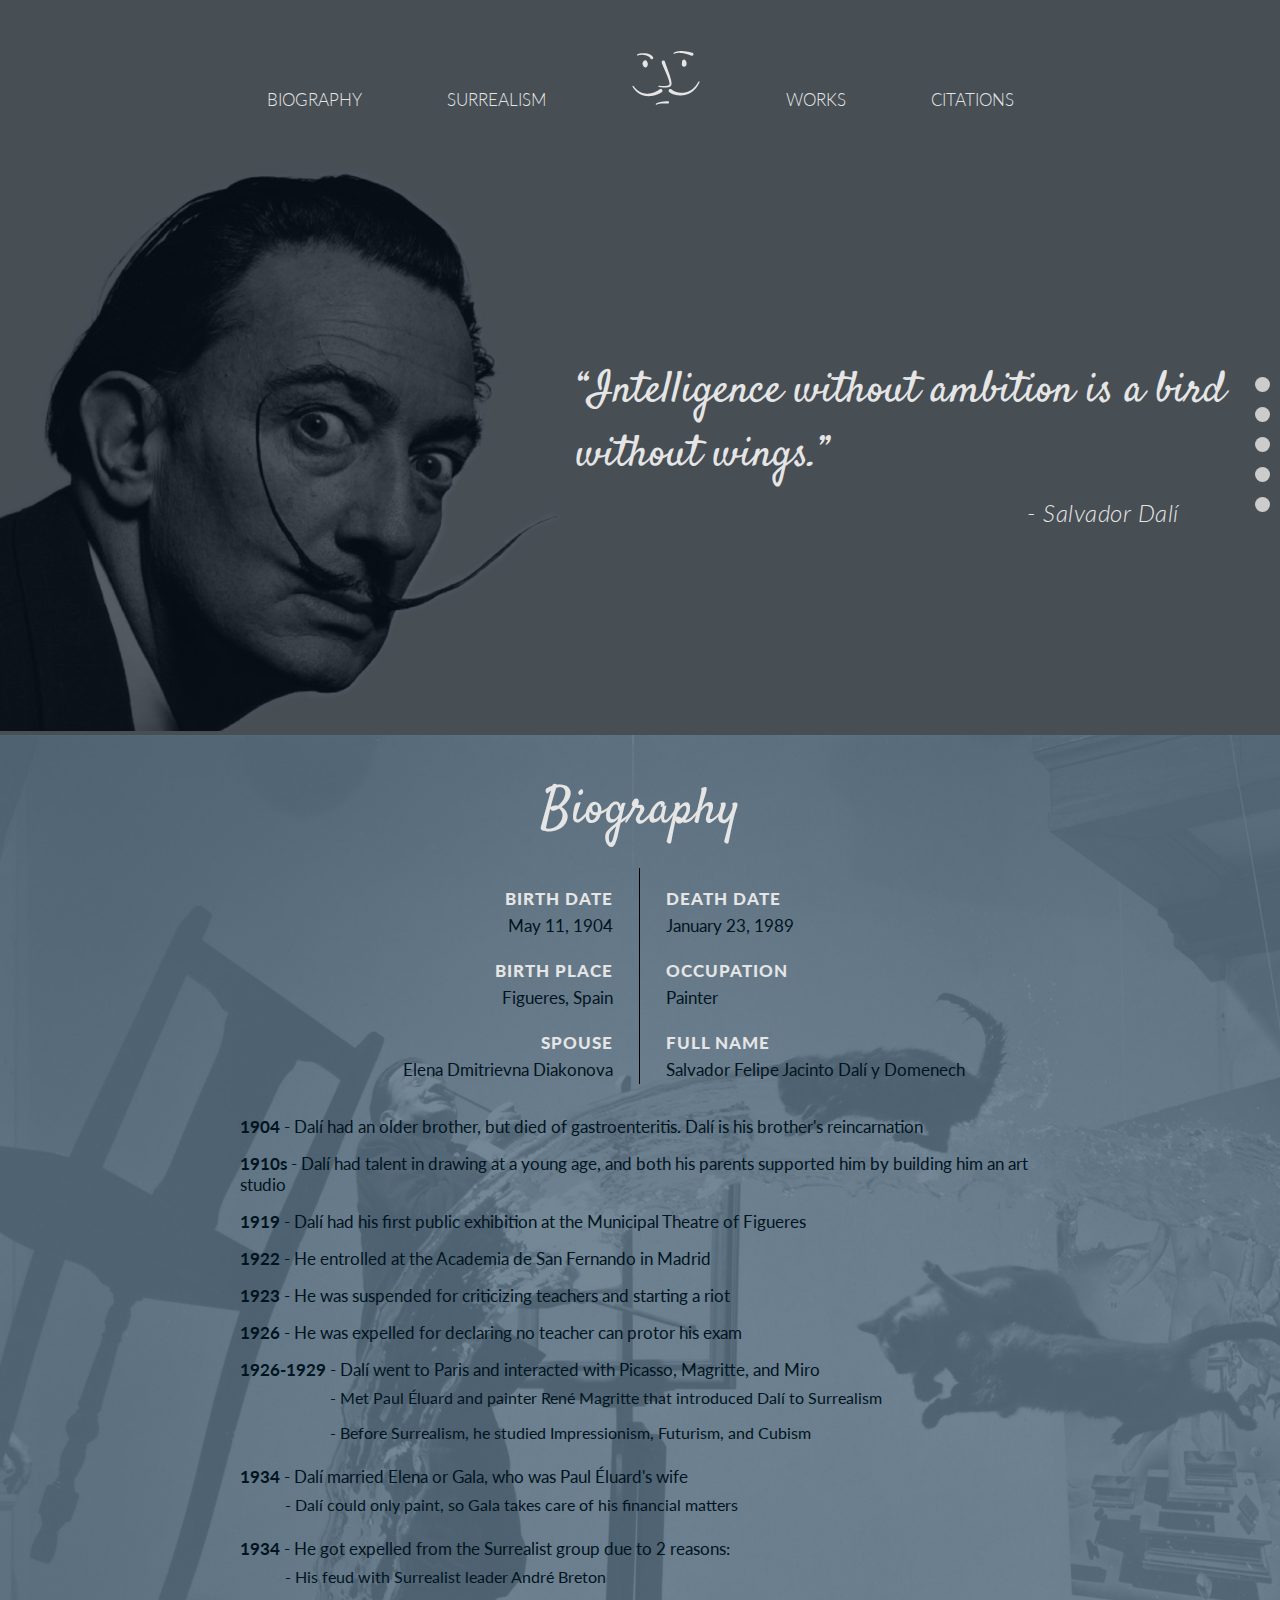
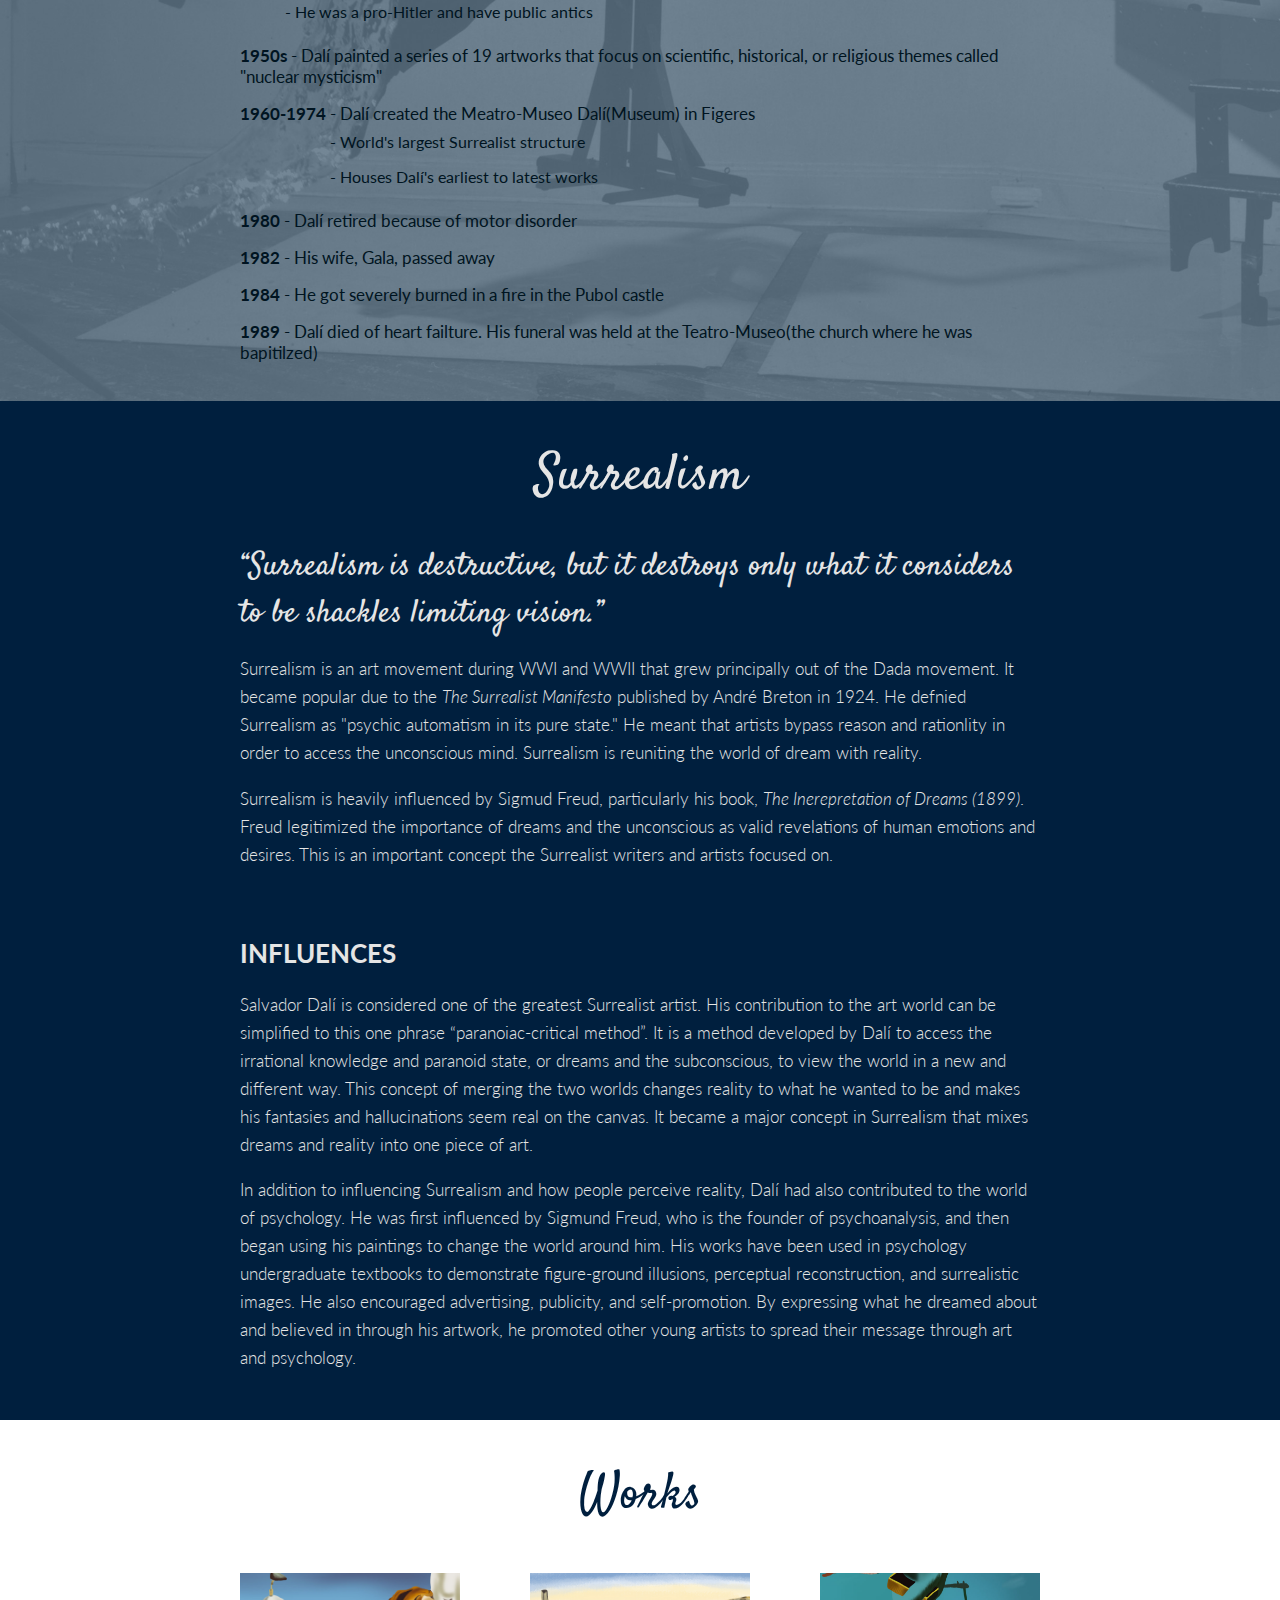
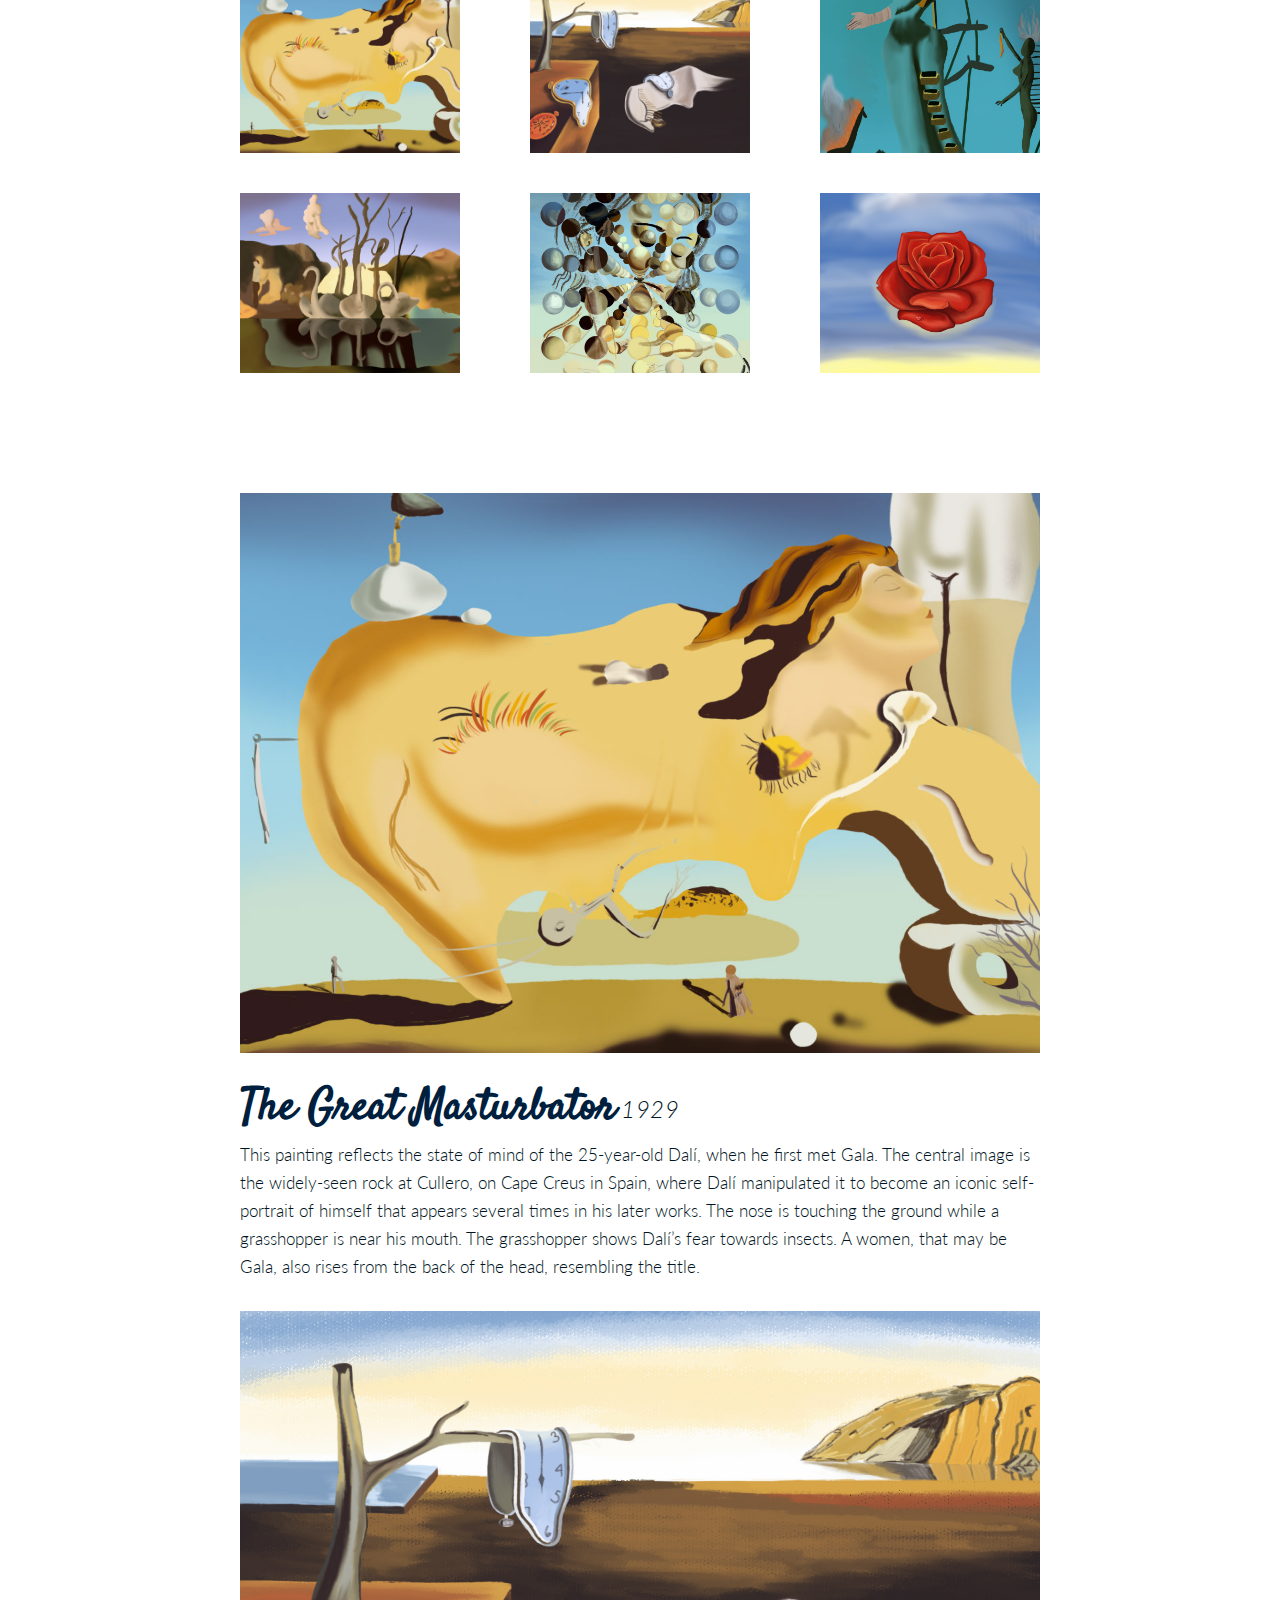
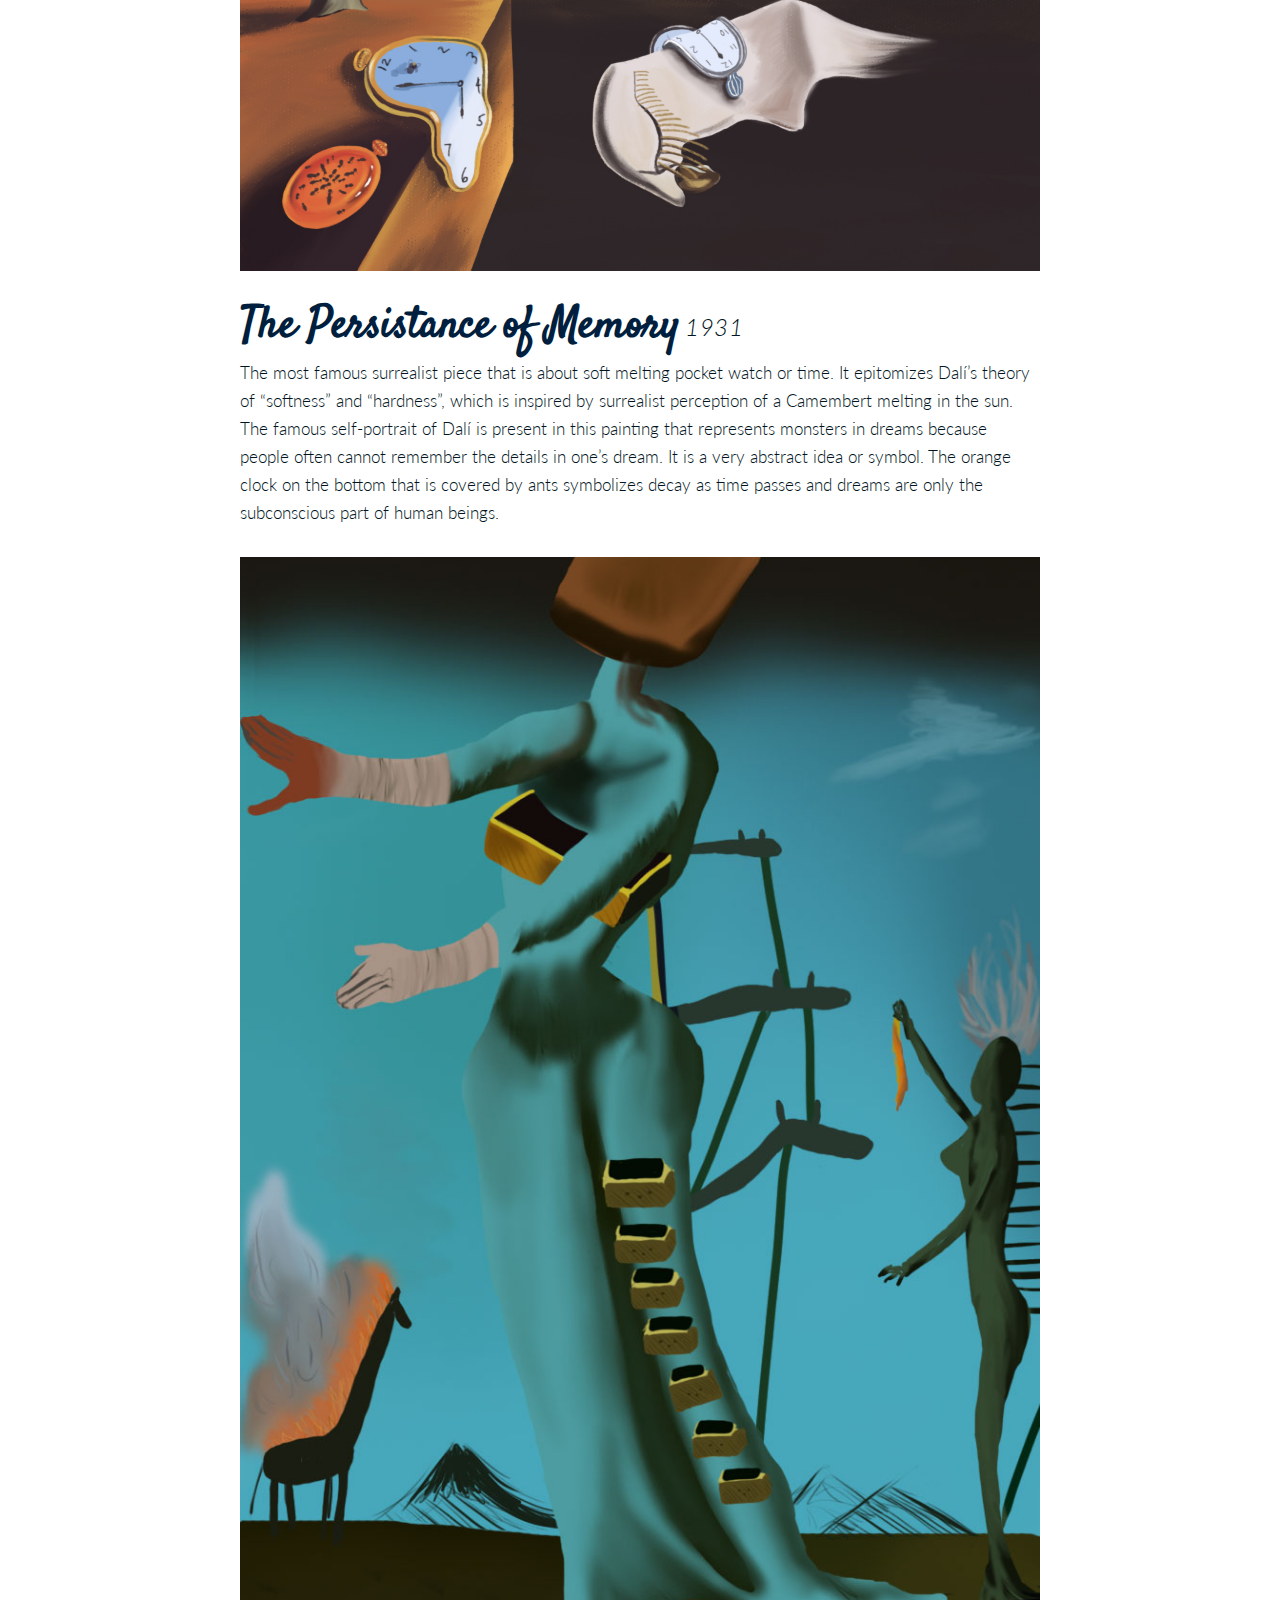
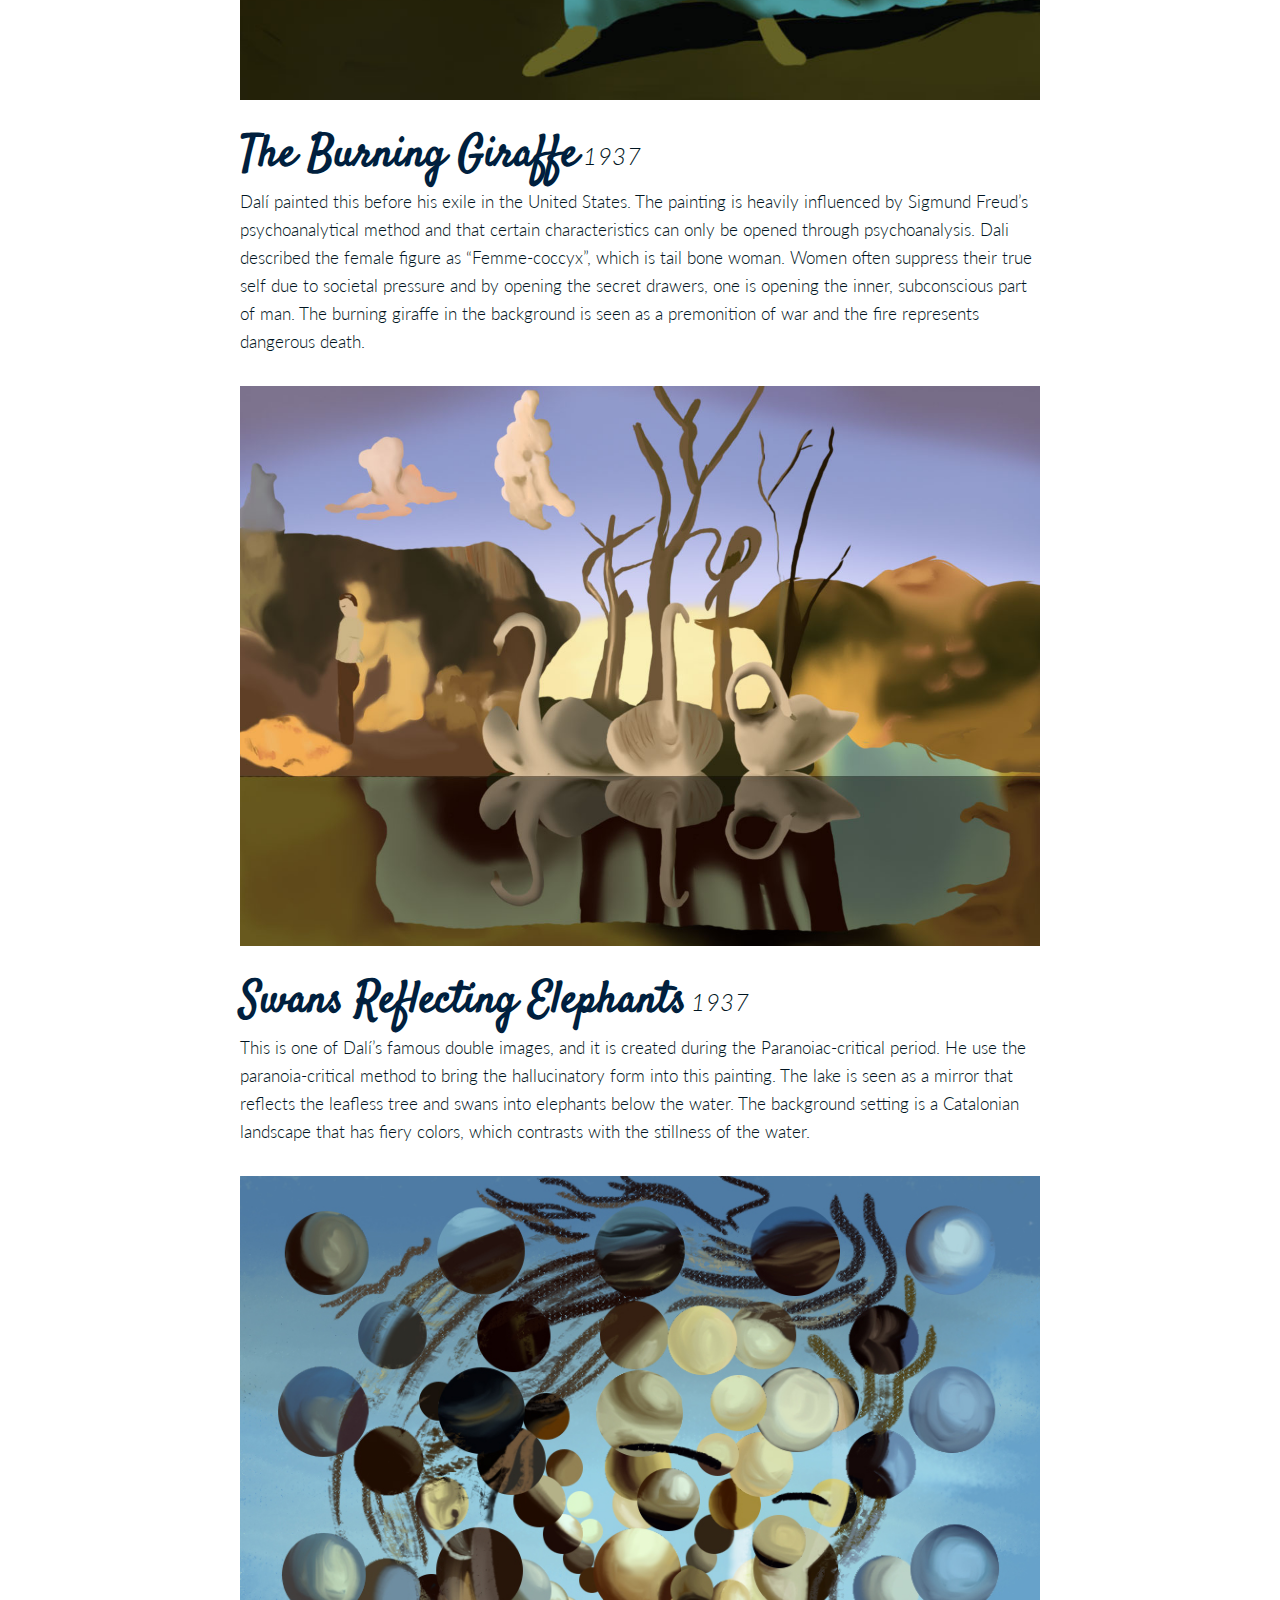
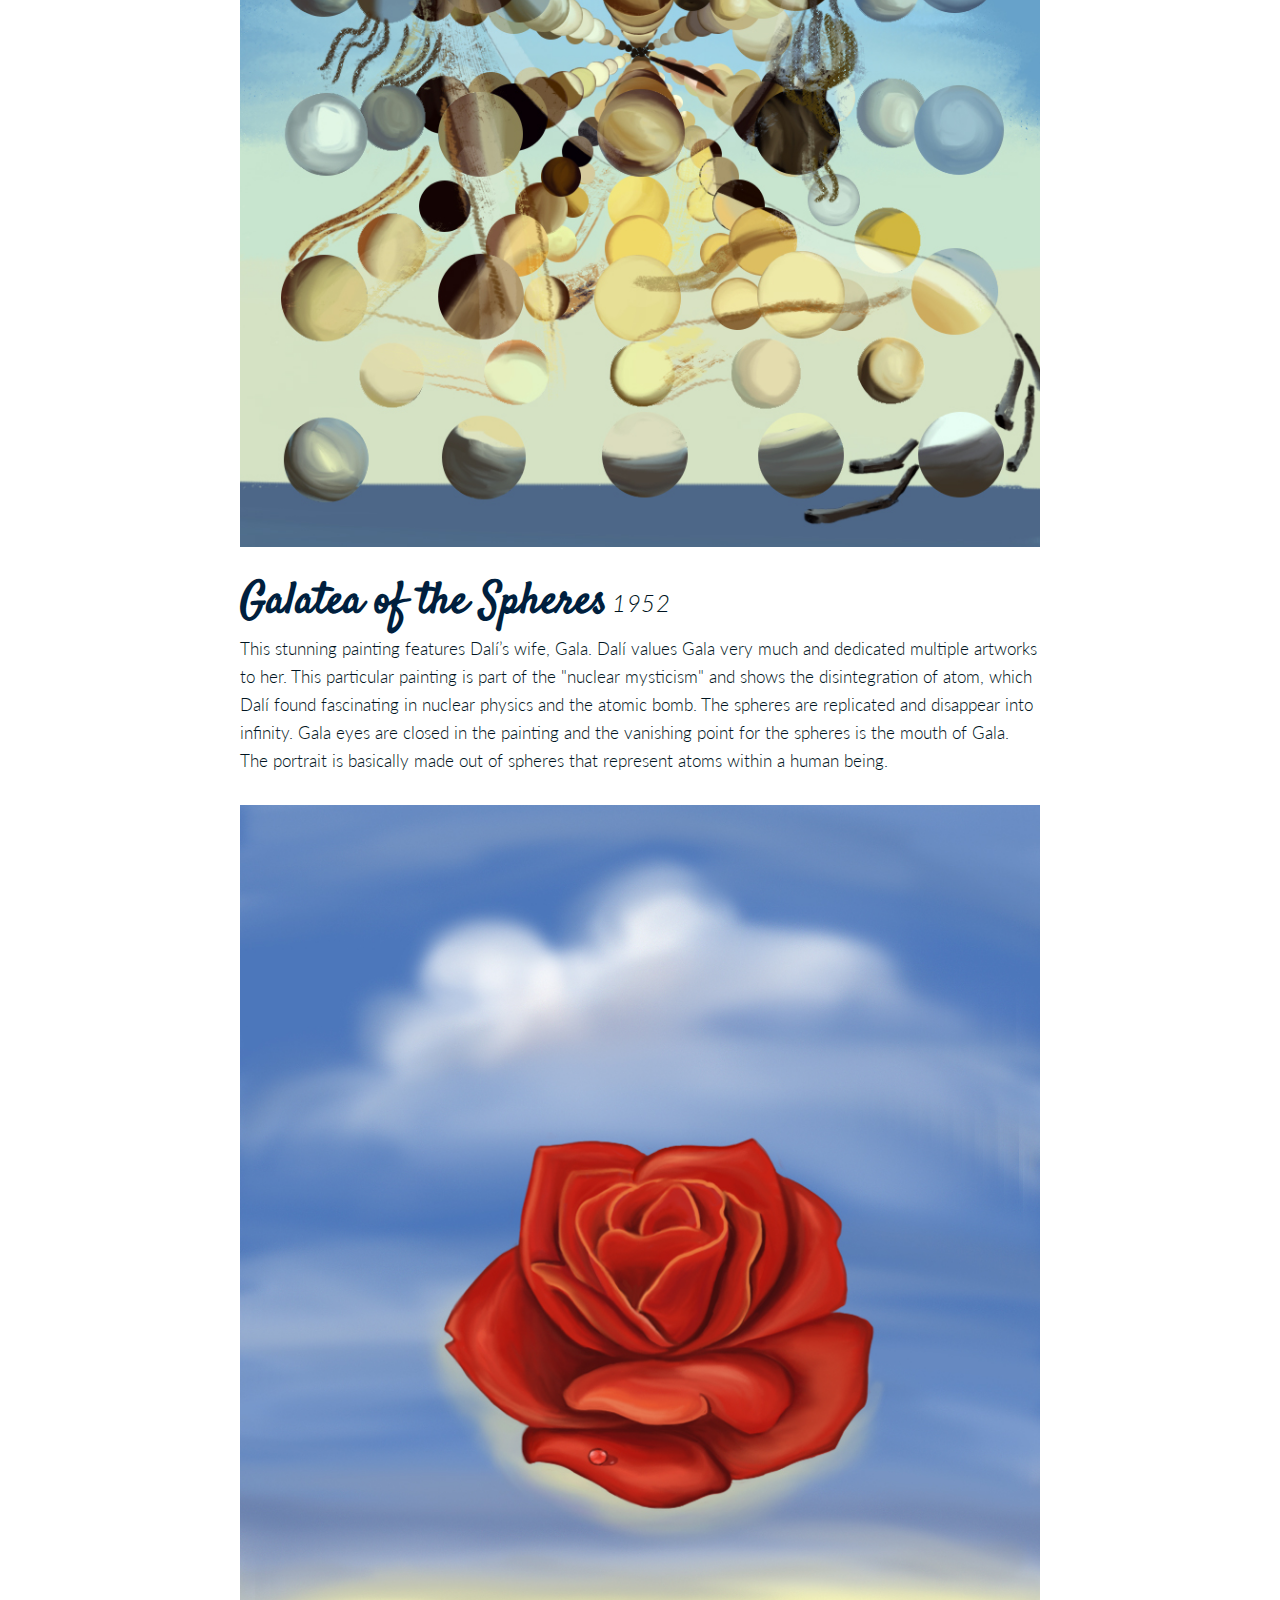
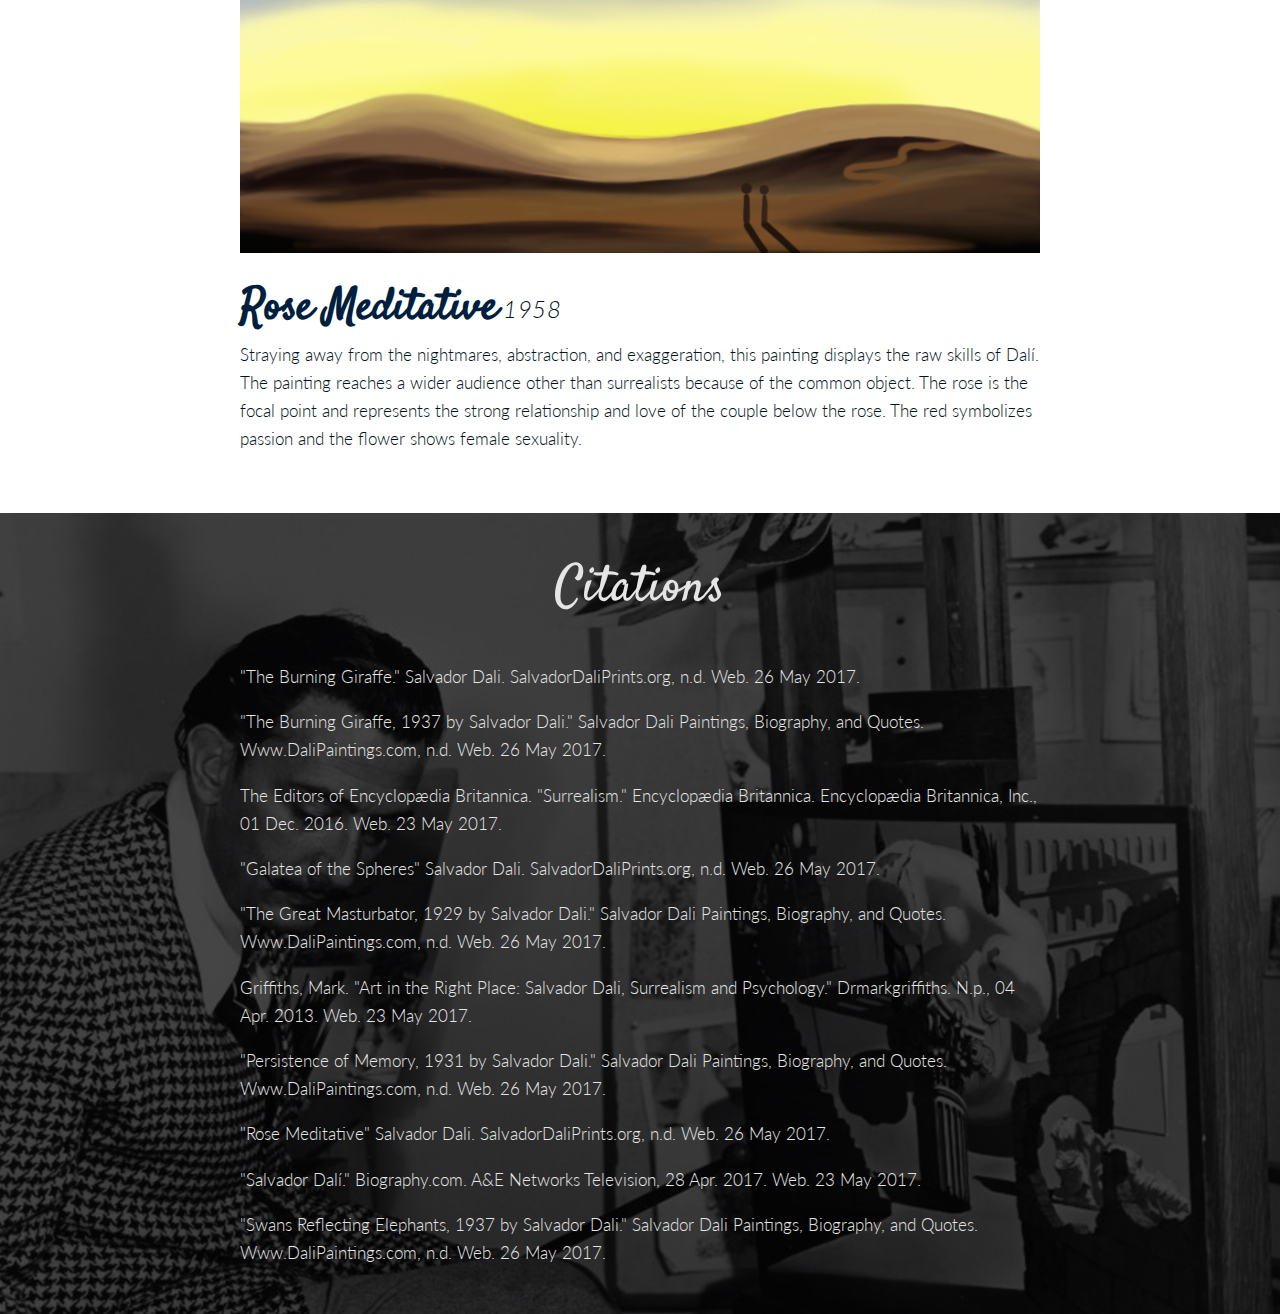
<file: index.html>
<!DOCTYPE html>
<html>
	<head>
		<meta charset="utf-8">
		<title>Salvador Dali - All you need to know about Dali</title>

		<link rel="shortcut icon" type ="image/png" href="assets/media/favicon.png">
        <meta name="viewport" content="width=device-width, maximum-scale=1.0, minimum-scale=1.0, initial-scale=1.0" />
        <link rel="stylesheet" type="text/css" href="assets/css/style2.css">
        <script src="https://ajax.googleapis.com/ajax/libs/jquery/3.1.1/jquery.min.js"></script>
	</head>

	<body>

		<a name="HOME"></a>

		<header id="home-nav">
			
			<a href="index.html"><img src="assets/media/logo-mobile2.png" alt="logo - Munchie's World" class="nav-logo" height="40"></a>

			<div class="button-wrap">
				<div class="toggle-button">
				     <div class="menu-bar bar1"></div>
				     <div class="menu-bar bar2"></div>
				     <div class="menu-bar bar3"></div>
				</div>
			</div>

			<div class="nav">
				<ul>
					<li><a href="#BIO" id="top-bio">biography</a></li>
					<li><a href="#SUR" id="top-sur">surrealism</a></li>
					<li id="home-btn"><a href="#HOME"><img src="assets/media/logo.png"></a></li>
					<li><a href="#WORKS" id="top-works">works</a></li>
					<li><a href="#CITATIONS" id="top-cite">citations</a></li>
				</ul>
			</div>

			<div class="circle">
				<ul>
					<a href="#HOME" id="ho"><li><span>home</span></li></a>
					<a href="#BIO" id="bi"><li><span>Biography</span></li></a>
					<a href="#SUR" id="su"><li><span>surrealism</span></li></a>
					<a href="#WORKS" id="wo"><li><span>works</span></li></a>
					<a href="#CITATIONS" id="ci"><li><span>citations</span></li></a>
				</ul>
			</div>

		</header>

		<div id="banner">

			<div class="intro">
				
				<h5 class="quotes"> &ldquo;Intelligence without ambition is a bird without wings.&rdquo;</h5>
				<h6> - Salvador Dalí</h6>

			</div>

			<img src="assets/media/bg.jpg" alt="Welcome banner" id="dali-banner">

		</div>

		<main>

			<a name="BIO"></a>

				<div class="dali-bio">
					<h1>Biography</h1>

					<div id="left">
						<h4 class="left">Birth Date</h4>
						<p>May 11, 1904</p>

						<h4 class="left">Birth Place</h4>
						<p>Figueres, Spain</p>

						<h4 class="left">Spouse</h4>
						<p>Elena Dmitrievna Diakonova</p>

					</div>

					<div id="right">
						<h4 class="right">Death Date</h4>
						<p>January 23, 1989</p>

						<h4 class="right">Occupation</h4>
						<p>Painter</p>

						<h4 class="right">Full Name</h4>
						<p>Salvador Felipe Jacinto Dalí y Domenech</p>
					</div>	

					<div class="bio-info">
						<ul class="timeline content">
							<li><strong>1904</strong> - Dalí had an older brother, but died of gastroenteritis. Dalí is his brother's reincarnation</li>
							<li><strong>1910s</strong> - Dalí had talent in drawing at a young age, and both his parents supported him by building him an art studio</li>
							<li><strong>1919</strong> - Dalí had his first public exhibition at the Municipal Theatre of Figueres</li>
							<li><strong>1922</strong> - He entrolled at the Academia de San Fernando in Madrid</li>
							<li><strong>1923</strong> - He was suspended for criticizing teachers and starting a riot</li>
							<li><strong>1926</strong> - He was expelled for declaring no teacher can protor his exam</li>
							<li><strong>1926-1929</strong> - Dalí went to Paris and interacted with Picasso, Magritte, and Miro
							<ul>
								<li class="sub1">- Met Paul Éluard and painter René Magritte that introduced Dalí to Surrealism</li>
								<li class="sub1">- Before Surrealism, he studied Impressionism, Futurism, and Cubism</li>
							</ul>
							</li>
							<li><strong>1934</strong> - Dalí married Elena or Gala, who was Paul Éluard's wife
							<ul>
								<li class="sub2">- Dalí could only paint, so Gala takes care of his financial matters</li>
							</ul>
							</li>
							<li><strong>1934</strong> - He got expelled from the Surrealist group due to 2 reasons:
							<ul>
								<li class="sub3">- His feud with Surrealist leader André Breton</li>
								<li class="sub3">- He was a pro-Hitler and have public antics</li>
							</ul></li>
							<li><strong>1950s</strong> - Dalí painted a series of 19 artworks that focus on scientific, historical, or religious themes called "nuclear mysticism"</li>
							<li><strong>1960-1974</strong> - Dalí created the Meatro-Museo Dalí(Museum) in Figeres
							<ul>
								<li class="sub4">- World's largest Surrealist structure</li>
								<li class="sub4">- Houses Dalí's earliest to latest works</li>
							</ul></li>
							<li><strong>1980</strong> - Dalí retired because of motor disorder</li>
							<li><strong>1982</strong> - His wife, Gala, passed away</li>
							<li><strong>1984</strong> - He got severely burned in a fire in the Pubol castle</li>
							<li><strong>1989</strong> - Dalí died of heart failture. His funeral was held at the Teatro-Museo(the church where he was bapitilzed)</li>
						</ul>

					</div>

				</div>

			<a name="SUR"></a>

			<div id="sur-bg">
				<div class="content white-txt">
					<h1>Surrealism</h1>

					<h5 class="quotes"> &ldquo;Surrealism is destructive, but it destroys only what it considers to be shackles limiting vision.&rdquo;</h5>
					
					<p>Surrealism is an art movement during WWI and WWII that grew principally out of the Dada movement. It became popular due to the <strong class="italicized">The Surrealist Manifesto</strong> published by André Breton in 1924. He defnied Surrealism as "psychic automatism in its pure state." He meant that artists bypass reason and rationlity in order to access the unconscious mind. Surrealism is reuniting the world of dream with reality.</p>

					<p>Surrealism is heavily influenced by Sigmud Freud, particularly his book, <strong class="italicized">The Inerepretation of Dreams (1899)</strong>. Freud legitimized the importance of dreams and the unconscious as valid revelations of human emotions and desires. This is an important concept the Surrealist writers and artists focused on.</p>

				</div>

				<div class="content white-txt" id="impact">
					<h2>Influences</h2>

					<p>Salvador Dalí is considered one of the greatest Surrealist artist. His contribution to the art world can be simplified to this one phrase “paranoiac-critical method”. It is a method developed by Dalí to access the irrational knowledge and paranoid state, or dreams and the subconscious, to view the world in a new and different way. This concept of merging the two worlds changes reality to what he wanted to be and makes his fantasies and hallucinations seem real on the canvas. It became a major concept in Surrealism that mixes dreams and reality into one piece of art.</p>
					
					<p>In addition to influencing Surrealism and how people perceive reality, Dalí had also contributed to the world of psychology. He was first influenced by Sigmund Freud, who is the founder of psychoanalysis, and then began using his paintings to change the world around him. His works have been used in psychology undergraduate textbooks to demonstrate figure-ground illusions, perceptual reconstruction, and surrealistic images. He also encouraged advertising, publicity, and self-promotion. By expressing what he dreamed about and believed in through his artwork, he promoted other young artists to spread their message through art and psychology.</p>

				</div>

			</div>

			<a name="WORKS"></a>

				<div class="content works">

					<h1>Works</h1>

					<div class="artworks">
							
						<a href="#info1" id="one-box" class="img-links"><div id="gr-img"><span class="img-info">View Info</span></div></a>
						<a href="#info2" id="two-box" class="img-links"><div id="me-img"><span class="img-info">View Info</span></div></a>
						<a href="#info3" id="three-box" class="img-links"><div id="burn-img"><span class="img-info">View Info</span></div></a>
						<a href="#info4" id="four-box" class="img-links"><div id="swan-img"><span class="img-info">View Info</span></div></a>
						<a href="#info5" id="five-box" class="img-links"><div id="ga-img"><span class="img-info">View Info</span></div></a>
						<a href="#info6" id="six-box" class="img-links"><div id="rose-img"><span class="img-info">View Info</span></div></a>

					</div>

					<div id="info1">
						
						<img src="assets/media/great.jpg" width="100%">

						<h3>The Great Masturbator</h3>
						<h6 class="year">1929</h6>

						<p>This painting reflects the state of mind of the 25-year-old Dalí, when he first met Gala. The central image is the widely-seen rock at Cullero, on Cape Creus in Spain, where Dalí manipulated it to become an iconic self-portrait of himself that appears several times in his later works. The nose is touching the ground while a grasshopper is near his mouth. The grasshopper shows Dalí’s fear towards insects. A women, that may be Gala, also rises from the back of the head, resembling the title.</p>

					</div>

					<div id="info2">
						
						<img src="assets/media/memory.jpg" width="100%">

						<h3>The Persistance of Memory</h3>
						<h6 class="year">1931</h6>

						<p>The most famous surrealist piece that is about soft melting pocket watch or time. It epitomizes Dalí’s theory of “softness” and “hardness”, which is inspired by surrealist perception of a Camembert melting in the sun. The famous self-portrait of Dalí is present in this painting that represents monsters in dreams because people often cannot remember the details in one’s dream. It is a very abstract idea or symbol. The orange clock on the bottom that is covered by ants symbolizes decay as time passes and dreams are only the subconscious part of human beings.</p>

					</div>

					<div id="info3">
						
						<img src="assets/media/burn.jpg" width="100%">

						<h3>The Burning Giraffe</h3>
						<h6 class="year">1937</h6>

						<p>Dalí painted this before his exile in the United States. The painting is heavily influenced by Sigmund Freud’s psychoanalytical method and that certain characteristics can only be opened through psychoanalysis. Dali described the female figure as “Femme-coccyx”, which is tail bone woman. Women often suppress their true self due to societal pressure and by opening the secret drawers, one is opening the inner, subconscious part of man. The burning giraffe in the background is seen as a premonition of war and the fire represents dangerous death.</p>

					</div>

					<div id="info4">
						
						<img src="assets/media/swan.jpg" width="100%">

						<h3>Swans Reflecting Elephants</h3>
						<h6 class="year">1937</h6>

						<p>This is one of Dalí’s famous double images, and it is created during the Paranoiac-critical period. He use the paranoia-critical method to bring the hallucinatory form into this painting. The lake is seen as a mirror that reflects the leafless tree and swans into elephants below the water. The background setting is a Catalonian landscape that has fiery colors, which contrasts with the stillness of the water.</p>

					</div>

					<div id="info5">
						
						<img src="assets/media/gala.jpg" width="100%">

						<h3>Galatea of the Spheres</h3>
						<h6 class="year">1952</h6>

						<p>This stunning painting features Dalí’s wife, Gala. Dalí values Gala very much and dedicated multiple artworks to her. This particular painting is part of the "nuclear mysticism" and shows the disintegration of atom, which Dalí found fascinating in nuclear physics and the atomic bomb. The spheres are replicated and disappear into infinity. Gala eyes are closed in the painting and the vanishing point for the spheres is the mouth of Gala. The portrait is basically made out of spheres that represent atoms within a human being. </p>

					</div>

					<div id="info6">
						
						<img src="assets/media/rose.jpg" width="100%">

						<h3>Rose Meditative</h3>
						<h6 class="year">1958</h6>

						<p>Straying away from the nightmares, abstraction, and exaggeration, this painting displays the raw skills of Dalí. The painting reaches a wider audience other than surrealists because of the common object. The rose is the focal point and represents the strong relationship and love of the couple below the rose. The red symbolizes passion and the flower shows female sexuality. </p>

					</div>

				</div>

			<a name="CITATIONS"></a>

				<div id="cites">

					<h1>Citations</h1>

					<div class="content white-txt">
						
						<p>"The Burning Giraffe." Salvador Dali. SalvadorDaliPrints.org, n.d. Web. 26 May 2017.</p>

						<p>"The Burning Giraffe, 1937 by Salvador Dali." Salvador Dali Paintings, Biography, and Quotes. Www.DaliPaintings.com, n.d. Web. 26 May 2017.</p>

						<p>The Editors of Encyclopædia Britannica. "Surrealism." Encyclopædia Britannica. Encyclopædia Britannica, Inc., 01 Dec. 2016. Web. 23 May 2017. </p>

						<p>"Galatea of the Spheres" Salvador Dali. SalvadorDaliPrints.org, n.d. Web. 26 May 2017.</p>

						<p>"The Great Masturbator, 1929 by Salvador Dali." Salvador Dali Paintings, Biography, and Quotes. Www.DaliPaintings.com, n.d. Web. 26 May 2017.</p>

						<p>Griffiths, Mark. "Art in the Right Place: Salvador Dali, Surrealism and Psychology." Drmarkgriffiths. N.p., 04 Apr. 2013. Web. 23 May 2017.</p>

						<p>"Persistence of Memory, 1931 by Salvador Dali." Salvador Dali Paintings, Biography, and Quotes. Www.DaliPaintings.com, n.d. Web. 26 May 2017.</p>

						<p>"Rose Meditative" Salvador Dali. SalvadorDaliPrints.org, n.d. Web. 26 May 2017.</p>

						<p>"Salvador Dalí." Biography.com. A&amp;E Networks Television, 28 Apr. 2017. Web. 23 May 2017.</p>

						<p>"Swans Reflecting Elephants, 1937 by Salvador Dali." Salvador Dali Paintings, Biography, and Quotes. Www.DaliPaintings.com, n.d. Web. 26 May 2017.</p>
					</div>

				</div>

			<a class="to-top" title="Go to Top"><img src="assets/media/top-arrow.svg" width="30"></a>

		</main>
		
        <script type="text/javascript" src="assets/js/script.js"></script>
        
	</body>	

</html>
</file>
<file: assets/css/style2.css>
/*
color scheme

dark gray blue: #474e54;
light gray: #e5e5e5;
dark blue :#001F3E;
blue black: #001421;
darker gray :#ccc;

*/

@import url('https://fonts.googleapis.com/css?family=Satisfy');
@import url('https://fonts.googleapis.com/css?family=Lato:300,300i,400,700,900');

/* -----------------------
    1. GLOBAL SETTINGS
-------------------------*/
html, body{
	height: 100%;
	margin: 0;
	font-weight: 300;
}

body{
	font-family: 'Lato', sans-serif;
	font-size: 13pt;
	color: #001421;
}

a{
	text-decoration: none;
	color: #e5e5e5;
	z-index: 100;
}

h1{
	font-family: 'Satisfy', cursive;
	font-size: 38pt;
	color: #e5e5e5;
	margin:0;
	padding:40px 0 20px 0;
	text-align: center;
	font-weight: 300;
}

h6{
	font-weight: 300;
	font-size: 18pt;
	text-align: right;
	padding-right: 50px;
	font-style: italic;
	letter-spacing: .5px;
	margin: 0;
}

li{
	list-style-type: none;
}

header{
	background-color: #474e54;
	width: 100%;
}

.content{
	max-width: 800px;
	margin: 0 auto;
	padding-bottom: 30px;
}

p{
	line-height: 28px;
}

.white-txt{
	color: #e5e5e5;
}

.dali-bio, #cites{
	background-size: cover;
	background-repeat: no-repeat;
	background-position: center;
}

/* Navigation */
.nav{
	display: block;
}

.nav ul {
	padding:50px 0 10px 0;
	margin:0;
	text-align: center;
}

.nav ul li{
	text-transform: uppercase;
	display: inline;
	margin: 0 35px;
}

.nav ul li a{
	padding: 2px 5px;
}

.nav ul li a:hover{
	border-bottom:solid 2px #e5e5e5;
}

img.nav-logo{
	left:52%;
	top: 15px;
	transform: translateX(-50%);
	position: absolute;
	display: none;
	margin-top: 6px;
}

@media screen and (min-width:1000px) {
    .nav { 
       	display:block !important;
    }
}

#home-btn a{
	border-bottom: none;
}

.to-top{
	position: fixed;
	bottom: 30px;
	right: 10px;
	display: none;
}

/* Side Navigation - Circles */
.circle{
	position: fixed;
	right: 10px;
	top: 40%;
	z-index: 100;
}

span{
	margin-left: -90px;
    text-align: right;
    padding-right: 30px;
    color: #ccc;
    text-transform: uppercase;
    font-size: 10pt;
    display: none;
    font-weight: 400;
}

.circle li{
	width: 15px;
	height: 15px;
	border-radius: 100%;
	background-color: #ccc;
	margin: 15px 0;
}

.circle li:hover span{
	display: block;
}

.circle li:hover{
	background-color: #001421;
}

/* Home */
#banner{
	background-color: #474e54;
	color:#e5e5e5;
	position: relative;
}

#dali-banner{
	width: 100%;
	max-width: 1200px;
}

.intro{
	position: absolute;
	left: 45%;
	top: 230px;
	padding-right: 4%;
	max-width: 700px;
}

.quotes{
	font-family: 'Satisfy', cursive;
	font-size: 33pt;
	margin: 10px 0;
	font-weight: 300;
}

#chart{
	display: block;
	margin: 0 auto;
}

h4{ /* Birth day stuff */
	color: #e5e5e5;
	letter-spacing: 1px;
}

#left{
	position: absolute;
	right: 50%;
	border-right: 1px solid black;
	padding-right: 2%;
}

#right{
	position: absolute;
	left: 52%;
}

#left h4, #left p{
	text-align: right;
	margin: 0;
}

#right h4, #right p{
	text-align: left;
	margin: 0;
}

#left h4, #right h4{
	text-transform: uppercase;
	margin: 20px 0 3px 0;
	font-weight: 900;
}

#left p, #right p{
	font-weight: 400;
}

.bio-info{
	padding-top: 200px;
}

.timeline{
	padding:40px 0 30px 0;
	margin: 0 auto;
	font-weight: 400;
}

.timeline li{
	padding:8px 0;
}

strong{
	font-weight: bold;
	padding:0;
}

.sub1, .sub2, .sub3, .sub4{
	font-size: 12pt;
}

.sub1, .sub4{
	margin-left: 50px;
}

.sub2, .sub3{
	margin-left: 5px;
}

.dali-bio{
	background-image: url('../media/cat.jpg');
}

/* Surrealism */
.italicized{
	font-style: italic;
	font-weight: 300;
}

#sur-bg{
	background-color: #001F3E;
}

#sur-bg .quotes{
	font-size: 24pt;
}

#impact h2{
	text-transform: uppercase;
}

/* Works */
.works h1{
	color: #001F3E;
}

.artworks{
	display: -webkit-box;
	display: -moz-box;
	display: -ms-flexbox;
	display: -webkit-flex;
	display: flex;
	-webkit-flex-flow: row wrap;
	justify-content: space-between;
	margin: 0 auto;
	max-width: 850px;
	clear: left;
	margin-bottom: 100px;
}

.artworks div{
	width: 220px;
	height: 180px;
	background-color: #001F3E;
	position: relative;
	margin: 20px 0;
}

.art-info{
	margin-top:60px;
}

h3{
	font-family: 'Satisfy', cursive;
	font-size: 33pt;
	display: inline-block;
	color: #001F3E;
	margin: 20px 0 0 0;
}

.year{
	display: inline-block;
}

#info1 p, #info2 p, #info3 p, #info4 p, #info5 p, #info6 p{
	margin: 0 0 30px 0;
}

.img-info{
    text-align: center;
    font-size: 14pt;
    background-color: rgba(0,0,0, 0.35);
    padding: 79px 0;
    margin: 0;
    display: none;
    color: white;
}

.img-links:hover .img-info{
	display: block;
}


#me-img, #rose-img, #gr-img, #swan-img, #burn-img, #ga-img{
	background-size: cover;
	background-position: center;
}

#rose-img{
	background-image: url(../media/rose.jpg);
}

#me-img{
	background-image: url(../media/memory.jpg);
}

#gr-img{
	background-image: url(../media/great.jpg);
}

#swan-img{
	background-image: url(../media/swan.jpg);
}

#burn-img{
	background-image: url(../media/burn.jpg);
}

#ga-img{
	background-image: url(../media/gala.jpg);
}

/* Citations */
#cites{
	background-image: url('../media/paint.jpg');
}

/* Tablet and Mobile */
@media only screen and (min-width: 50px) and (max-width: 1000px){
		/* General */
		.content{
			margin: 0 5%;
		}

		/* Nav */
		img.nav-logo{
	 		display: block;
	 	}

	    .nav{
	    	display: none;
	    }

	    .toggle-button {
		    display: inline-block;
		    cursor: pointer;
		    margin: 30px 20px 10px 20px;

		}

		.bar1, .bar2, .bar3 {
		    width: 28px;
		    height: 3px;
		    background-color: #e5e5e5;
		    margin: 6px 0;
		    transition: 0.4s;
		}

		.change .bar1 {
		    -webkit-transform: rotate(-45deg) translate(-7px, 5px) ;
		    transform: rotate(-45deg) translate(-7px, 5px) ;
		}

		.change .bar2 {
			opacity: 0;
		}

		.change .bar3 {
		    -webkit-transform: rotate(45deg) translate(-8px, -6px) ;
		    transform: rotate(45deg) translate(-8px, -6px) ;
		}

		.nav img{
			display: none;
		}

		.nav ul{
			padding: 0;
			background-color: rgba(0,0,0,0.2);
		}

		.nav ul li{
			padding: 10px 0 20px 0;
			text-align: center;
			display: block;
			color: white;
		}
		
		#home-btn{
			display: none;
		}

		.circle{
			display: none;
		}

		.artworks{
			margin-bottom: 40px;
		}

		h6{
			padding-right: 0;
		}
}


/* Tablet */
@media only screen and (min-width: 551px) and (max-width: 1000px){
	.intro{
		top: 120px;
	}

	.quotes{
		font-size: 25pt;
	}

	h6{
		font-size: 15pt;
	}

	.art-size{
		width: 90%;
		margin: 0 auto;
		height: 400px;
	}
}


/* Mobile  */
@media only screen and (min-width: 50px) and (max-width: 550px){
	body{
		font-size: 12pt;
	}

	h1{
		font-size: 25pt;
		padding:20px 0;
	}

	.intro{
		top: 25px;
	}

	.quotes{
		font-size: 15pt;
	}

	h6{
		font-size: 12pt;
	}

	.art-size{
		width: 100%;
		margin: 0 auto;
		height: 220px;
	}

	.sub1, .sub2, .sub3, .sub4{
		margin-left: -20px;
	}

	.artworks a{
		margin: 0 auto;
	}

	h3{
		font-size: 20pt;
		margin-bottom: 10px;
	}

	#right{
		margin-right: 5%;
	}

	.timeline{
		padding: 60px 0 30px 0;
	}

	#sur-bg .quotes{
		font-size: 18pt;
	}

	.content{
		padding-bottom: 15px;
	}
}
</file>
